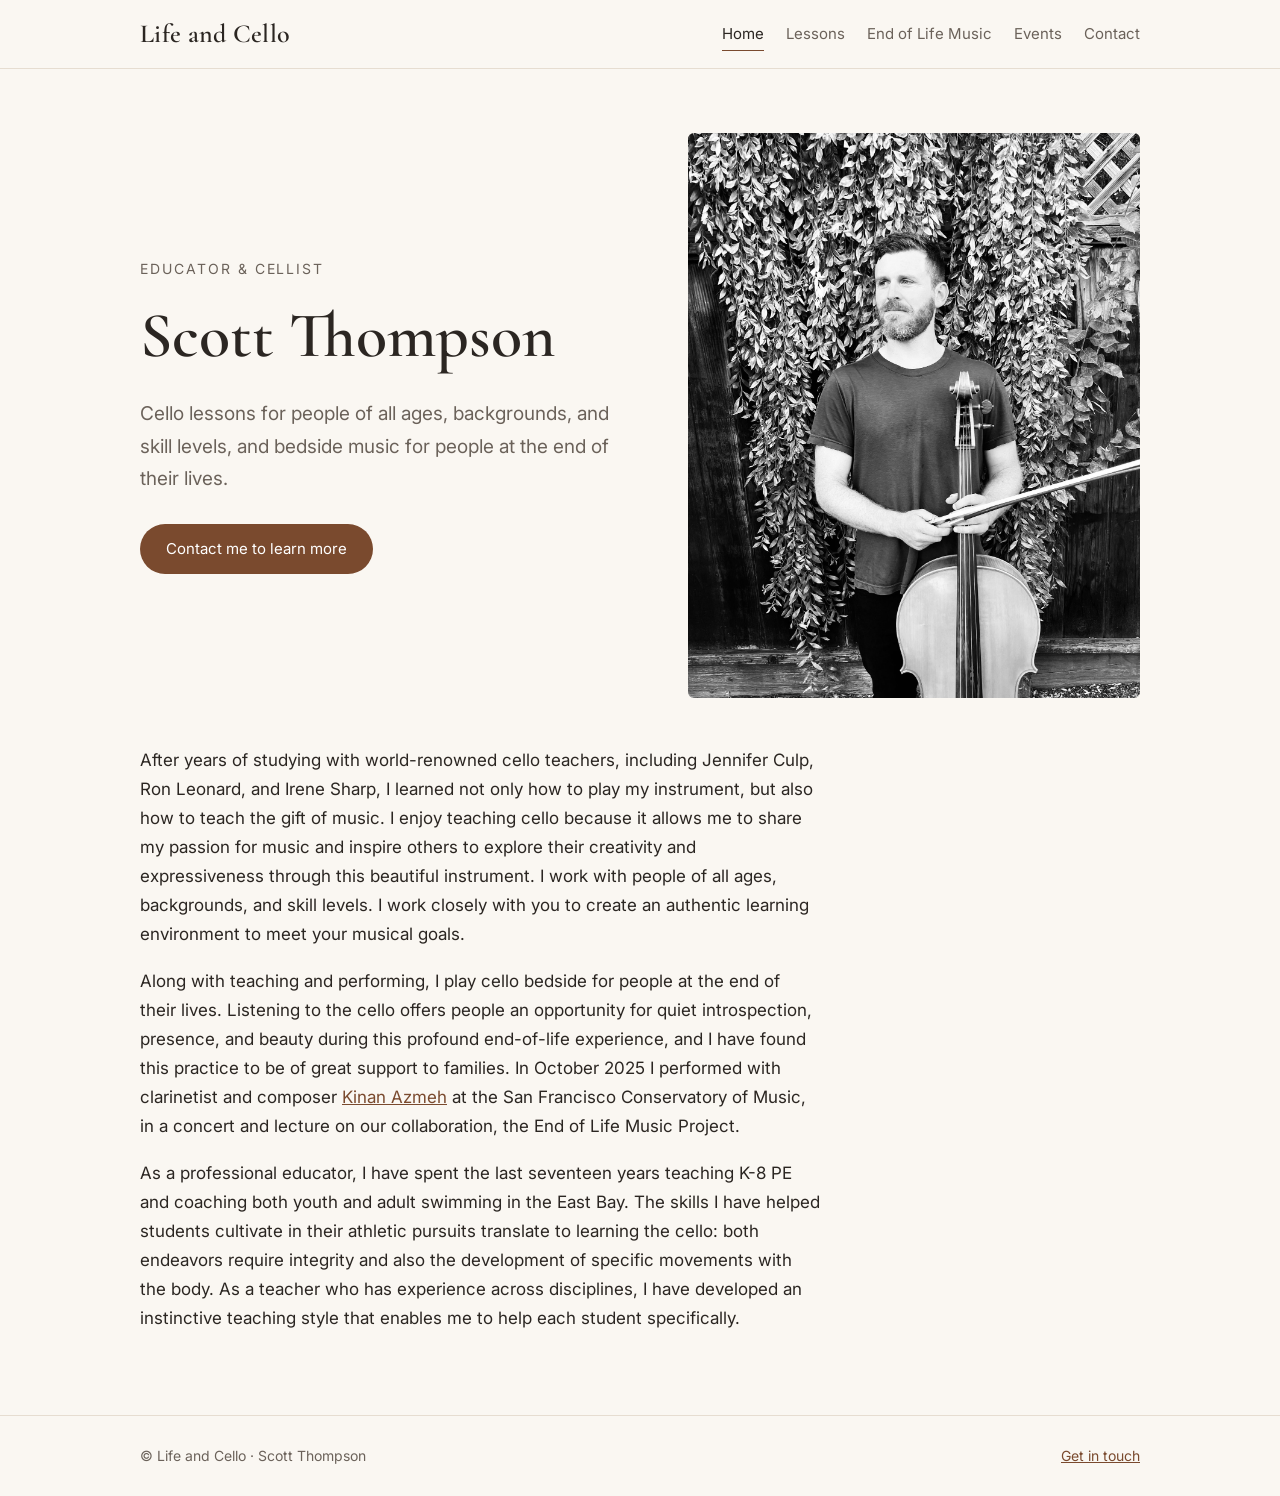
<file: index.html>
<!doctype html>
<html lang="en">
<head>
<meta charset="utf-8">
<meta name="viewport" content="width=device-width,initial-scale=1">
<title>Life and Cello</title>
<meta name="description" content="Cello lessons for all ages and bedside end-of-life cello with Scott Thompson.">
<link rel="preconnect" href="https://fonts.googleapis.com">
<link rel="preconnect" href="https://fonts.gstatic.com" crossorigin>
<link href="https://fonts.googleapis.com/css2?family=Cormorant+Garamond:ital,wght@0,500;0,600;1,500&family=Inter:wght@400;500&display=swap" rel="stylesheet">
<link rel="stylesheet" href="/style.css">
</head>
<body>
<header><div class="wrap"><a class="brand" href="/">Life and Cello</a><nav><a href="/" aria-current="page">Home</a><a href="/lessons/">Lessons</a><a href="/endoflifecello/">End of Life Music</a><a href="/events/">Events</a><a href="/contact/">Contact</a></nav></div></header>
<main class="wrap">
<section class="hero">
<div>
<p class="eyebrow">Educator &amp; Cellist</p>
<h1>Scott Thompson</h1>
<p class="lede">Cello lessons for people of all ages, backgrounds, and skill levels, and bedside music for people at the end of their lives.</p>
<a class="btn" href="/contact/">Contact me to learn more</a>
</div>
<img src="/img/scott-cello.jpg" alt="Scott Thompson with his cello">
</section>
<section class="prose">
<p>After years of studying with world-renowned cello teachers, including Jennifer Culp, Ron Leonard, and Irene Sharp, I learned not only how to play my instrument, but also how to teach the gift of music. I enjoy teaching cello because it allows me to share my passion for music and inspire others to explore their creativity and expressiveness through this beautiful instrument. I work with people of all ages, backgrounds, and skill levels. I work closely with you to create an authentic learning environment to meet your musical goals.</p>
<p>Along with teaching and performing, I play cello bedside for people at the end of their lives. Listening to the cello offers people an opportunity for quiet introspection, presence, and beauty during this profound end-of-life experience, and I have found this practice to be of great support to families. In October 2025 I performed with clarinetist and composer <a href="https://kinanazmeh.com">Kinan Azmeh</a> at the San Francisco Conservatory of Music, in a concert and lecture on our collaboration, the End of Life Music Project.</p>
<p>As a professional educator, I have spent the last seventeen years teaching K-8 PE and coaching both youth and adult swimming in the East Bay. The skills I have helped students cultivate in their athletic pursuits translate to learning the cello: both endeavors require integrity and also the development of specific movements with the body. As a teacher who has experience across disciplines, I have developed an instinctive teaching style that enables me to help each student specifically.</p>
</section>
</main>
<footer><div class="wrap"><span>© Life and Cello · Scott Thompson</span><a href="/contact/">Get in touch</a></div></footer>
</body>
</html>
</file>
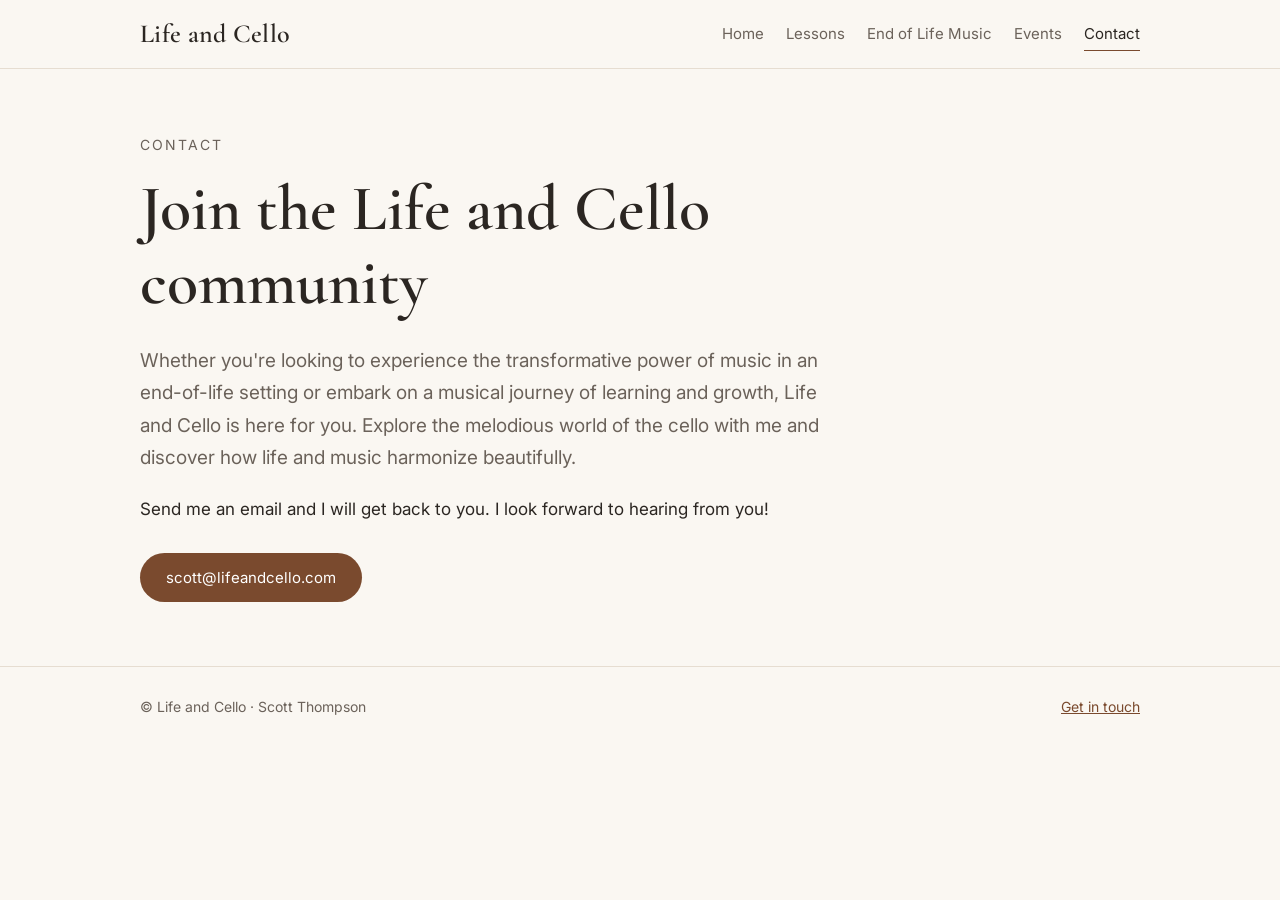
<file: contact/index.html>
<!doctype html>
<html lang="en">
<head>
<meta charset="utf-8">
<meta name="viewport" content="width=device-width,initial-scale=1">
<title>Contact | Life and Cello</title>
<meta name="description" content="Get in touch with Scott Thompson about cello lessons or end-of-life cello.">
<link rel="preconnect" href="https://fonts.googleapis.com">
<link rel="preconnect" href="https://fonts.gstatic.com" crossorigin>
<link href="https://fonts.googleapis.com/css2?family=Cormorant+Garamond:ital,wght@0,500;0,600;1,500&family=Inter:wght@400;500&display=swap" rel="stylesheet">
<link rel="stylesheet" href="/style.css">
</head>
<body>
<header><div class="wrap"><a class="brand" href="/">Life and Cello</a><nav><a href="/">Home</a><a href="/lessons/">Lessons</a><a href="/endoflifecello/">End of Life Music</a><a href="/events/">Events</a><a href="/contact/" aria-current="page">Contact</a></nav></div></header>
<main class="wrap">
<section class="prose" style="padding-top:64px">
<p class="eyebrow">Contact</p>
<h1>Join the Life and Cello community</h1>
<p class="lede">Whether you're looking to experience the transformative power of music in an end-of-life setting or embark on a musical journey of learning and growth, Life and Cello is here for you. Explore the melodious world of the cello with me and discover how life and music harmonize beautifully.</p>
<p>Send me an email and I will get back to you. I look forward to hearing from you!</p>
<a class="btn" href="mailto:scott@lifeandcello.com">scott@lifeandcello.com</a>
</section>
</main>
<footer><div class="wrap"><span>© Life and Cello · Scott Thompson</span><a href="/contact/">Get in touch</a></div></footer>
</body>
</html>
</file>
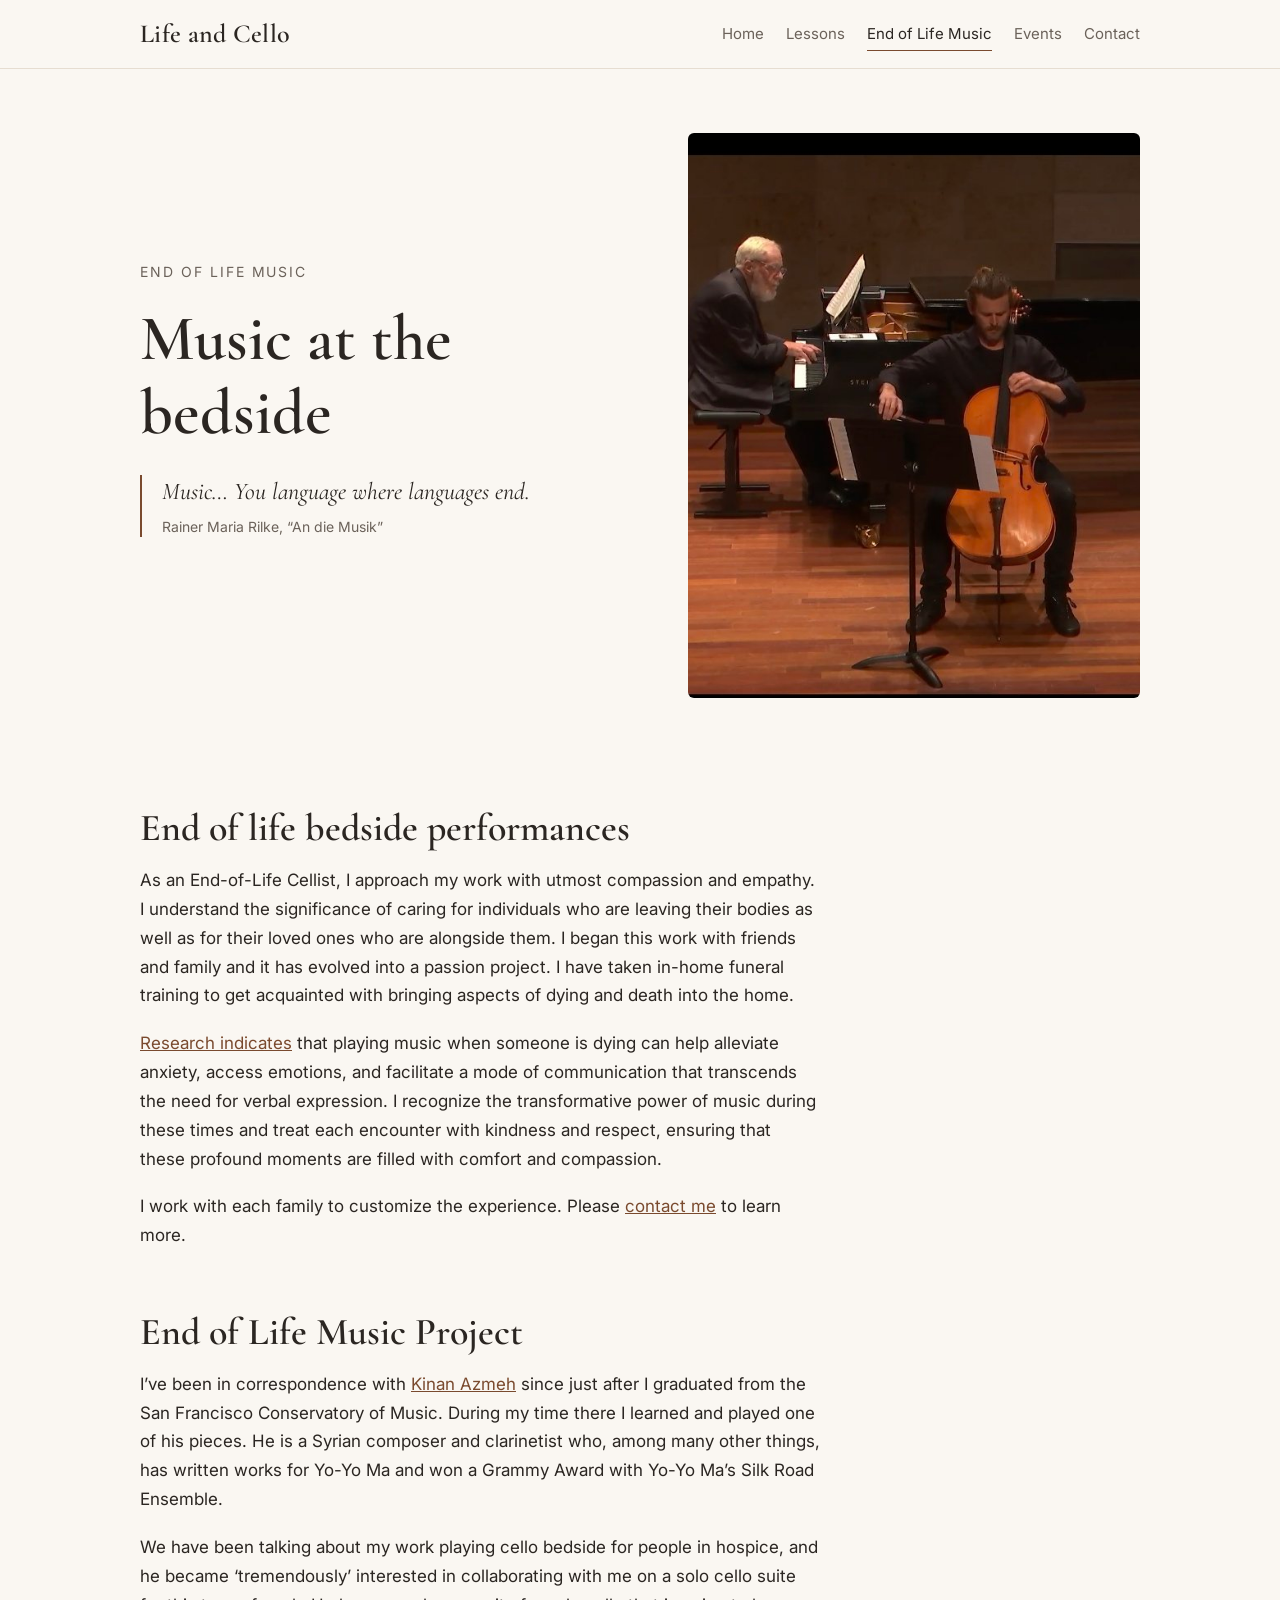
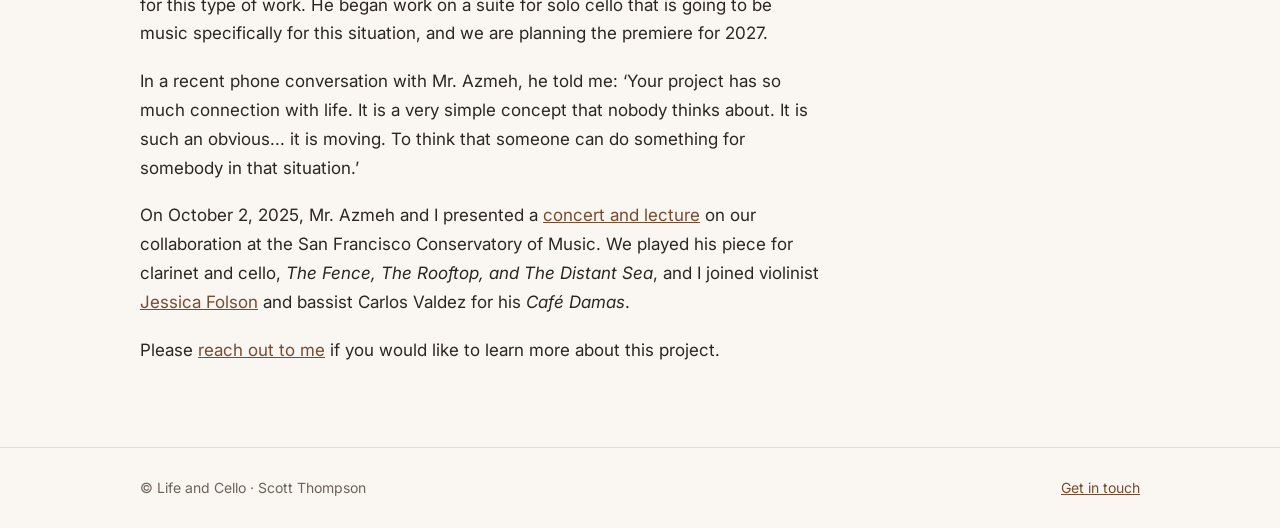
<file: endoflifecello/index.html>
<!doctype html>
<html lang="en">
<head>
<meta charset="utf-8">
<meta name="viewport" content="width=device-width,initial-scale=1">
<title>End of Life Music | Life and Cello</title>
<meta name="description" content="Bedside cello performances for people at the end of life and their families.">
<link rel="preconnect" href="https://fonts.googleapis.com">
<link rel="preconnect" href="https://fonts.gstatic.com" crossorigin>
<link href="https://fonts.googleapis.com/css2?family=Cormorant+Garamond:ital,wght@0,500;0,600;1,500&family=Inter:wght@400;500&display=swap" rel="stylesheet">
<link rel="stylesheet" href="/style.css">
</head>
<body>
<header><div class="wrap"><a class="brand" href="/">Life and Cello</a><nav><a href="/">Home</a><a href="/lessons/">Lessons</a><a href="/endoflifecello/" aria-current="page">End of Life Music</a><a href="/events/">Events</a><a href="/contact/">Contact</a></nav></div></header>
<main class="wrap">
<section class="hero">
<div>
<p class="eyebrow">End of Life Music</p>
<h1>Music at the bedside</h1>
<blockquote>Music… You language where languages end.<cite>Rainer Maria Rilke, “An die Musik”</cite></blockquote>
</div>
<img src="/img/performance.jpg" alt="Scott Thompson performing cello with a pianist">
</section>
<section class="prose">
<h2>End of life bedside performances</h2>
<p>As an End-of-Life Cellist, I approach my work with utmost compassion and empathy. I understand the significance of caring for individuals who are leaving their bodies as well as for their loved ones who are alongside them. I began this work with friends and family and it has evolved into a passion project. I have taken in-home funeral training to get acquainted with bringing aspects of dying and death into the home.</p>
<p><a href="https://juniperpublishers.com/jcmah/pdf/JCMAH.MS.ID.555592.pdf">Research indicates</a> that playing music when someone is dying can help alleviate anxiety, access emotions, and facilitate a mode of communication that transcends the need for verbal expression. I recognize the transformative power of music during these times and treat each encounter with kindness and respect, ensuring that these profound moments are filled with comfort and compassion.</p>
<p>I work with each family to customize the experience. Please <a href="/contact/">contact me</a> to learn more.</p>
<h2>End of Life Music Project</h2>
<p>I’ve been in correspondence with <a href="https://kinanazmeh.com">Kinan Azmeh</a> since just after I graduated from the San Francisco Conservatory of Music. During my time there I learned and played one of his pieces. He is a Syrian composer and clarinetist who, among many other things, has written works for Yo-Yo Ma and won a Grammy Award with Yo-Yo Ma’s Silk Road Ensemble.</p>
<p>We have been talking about my work playing cello bedside for people in hospice, and he became ‘tremendously’ interested in collaborating with me on a solo cello suite for this type of work. He began work on a suite for solo cello that is going to be music specifically for this situation, and we are planning the premiere for 2027.</p>
<p>In a recent phone conversation with Mr. Azmeh, he told me: ‘Your project has so much connection with life. It is a very simple concept that nobody thinks about. It is such an obvious... it is moving. To think that someone can do something for somebody in that situation.’</p>
<p>On October 2, 2025, Mr. Azmeh and I presented a <a href="https://www.sfcm.edu/experience/performances/lecture-performance-end-life-music-kinan-azmeh/20251002">concert and lecture</a> on our collaboration at the San Francisco Conservatory of Music. We played his piece for clarinet and cello, <em>The Fence, The Rooftop, and The Distant Sea</em>, and I joined violinist <a href="https://jessicafolsonviolin.com">Jessica Folson</a> and bassist Carlos Valdez for his <em>Café Damas</em>.</p>
<p>Please <a href="/contact/">reach out to me</a> if you would like to learn more about this project.</p>
</section>
</main>
<footer><div class="wrap"><span>© Life and Cello · Scott Thompson</span><a href="/contact/">Get in touch</a></div></footer>
</body>
</html>
</file>
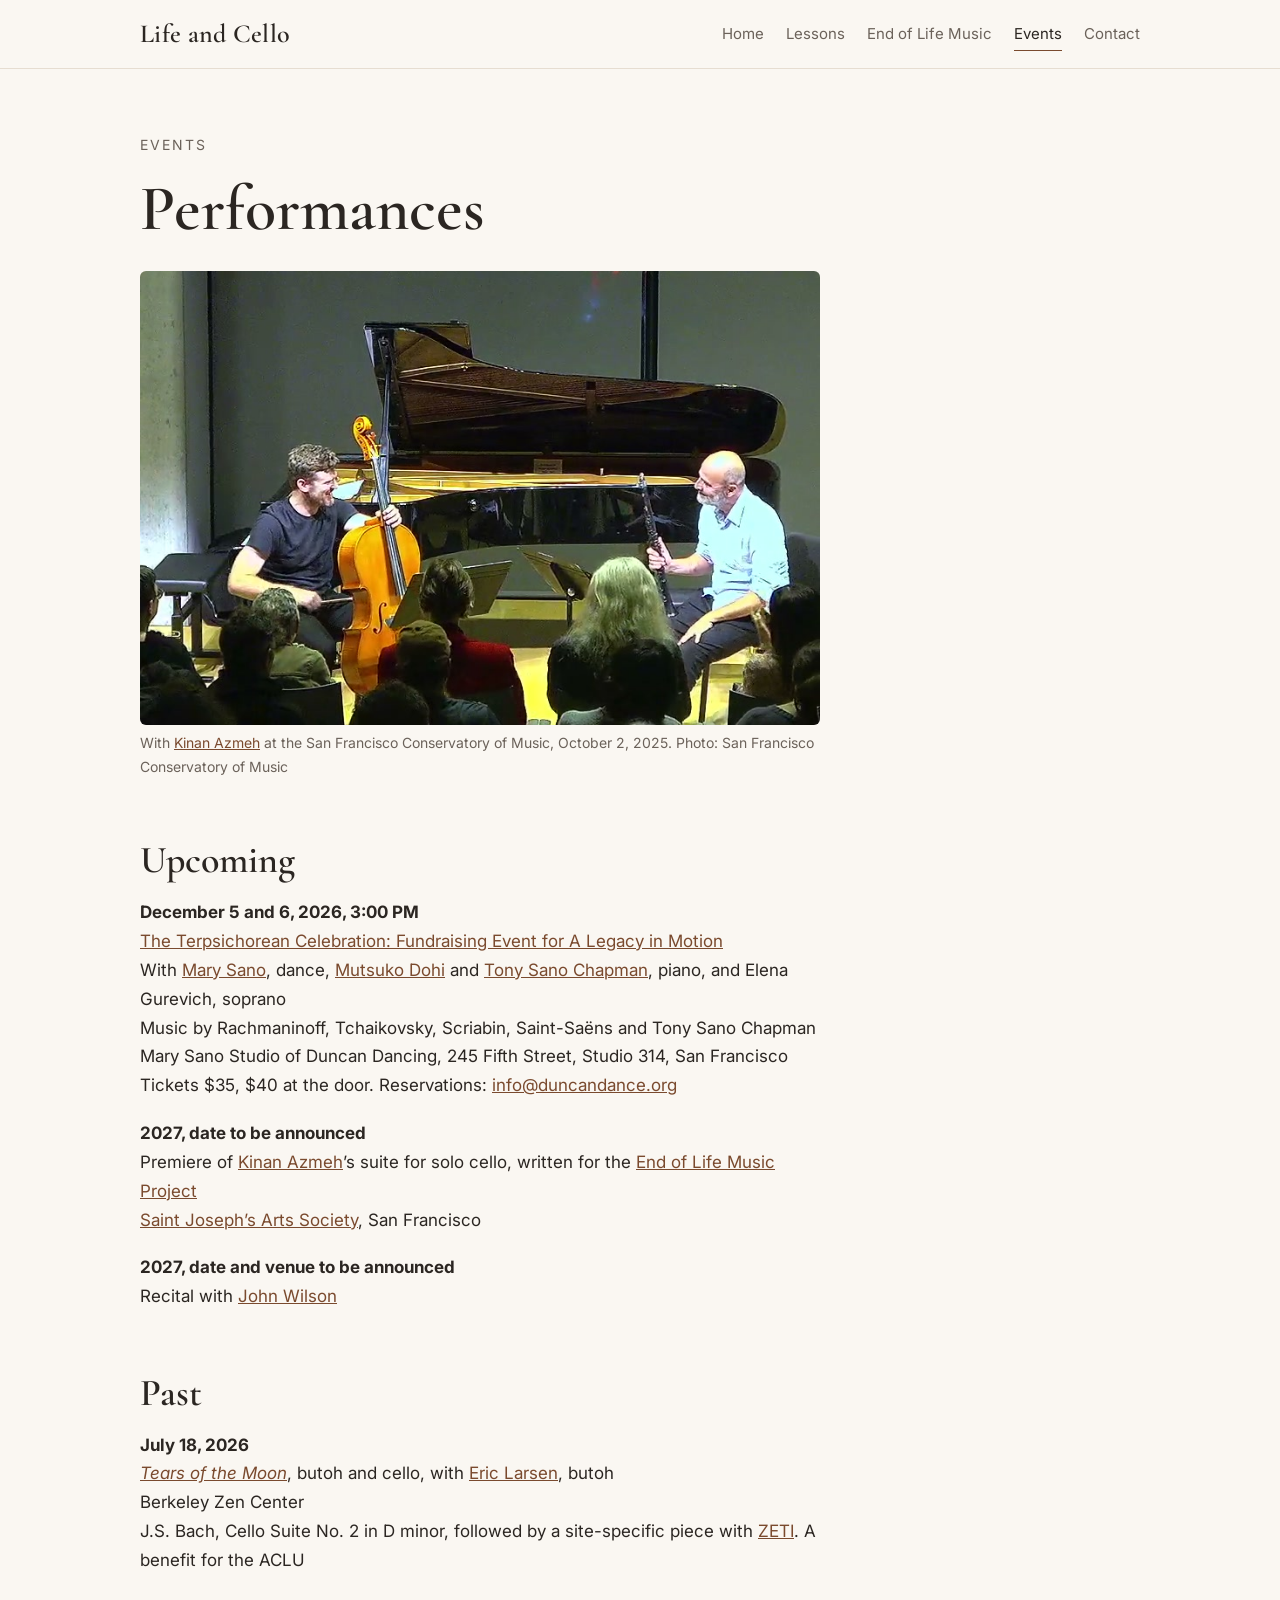
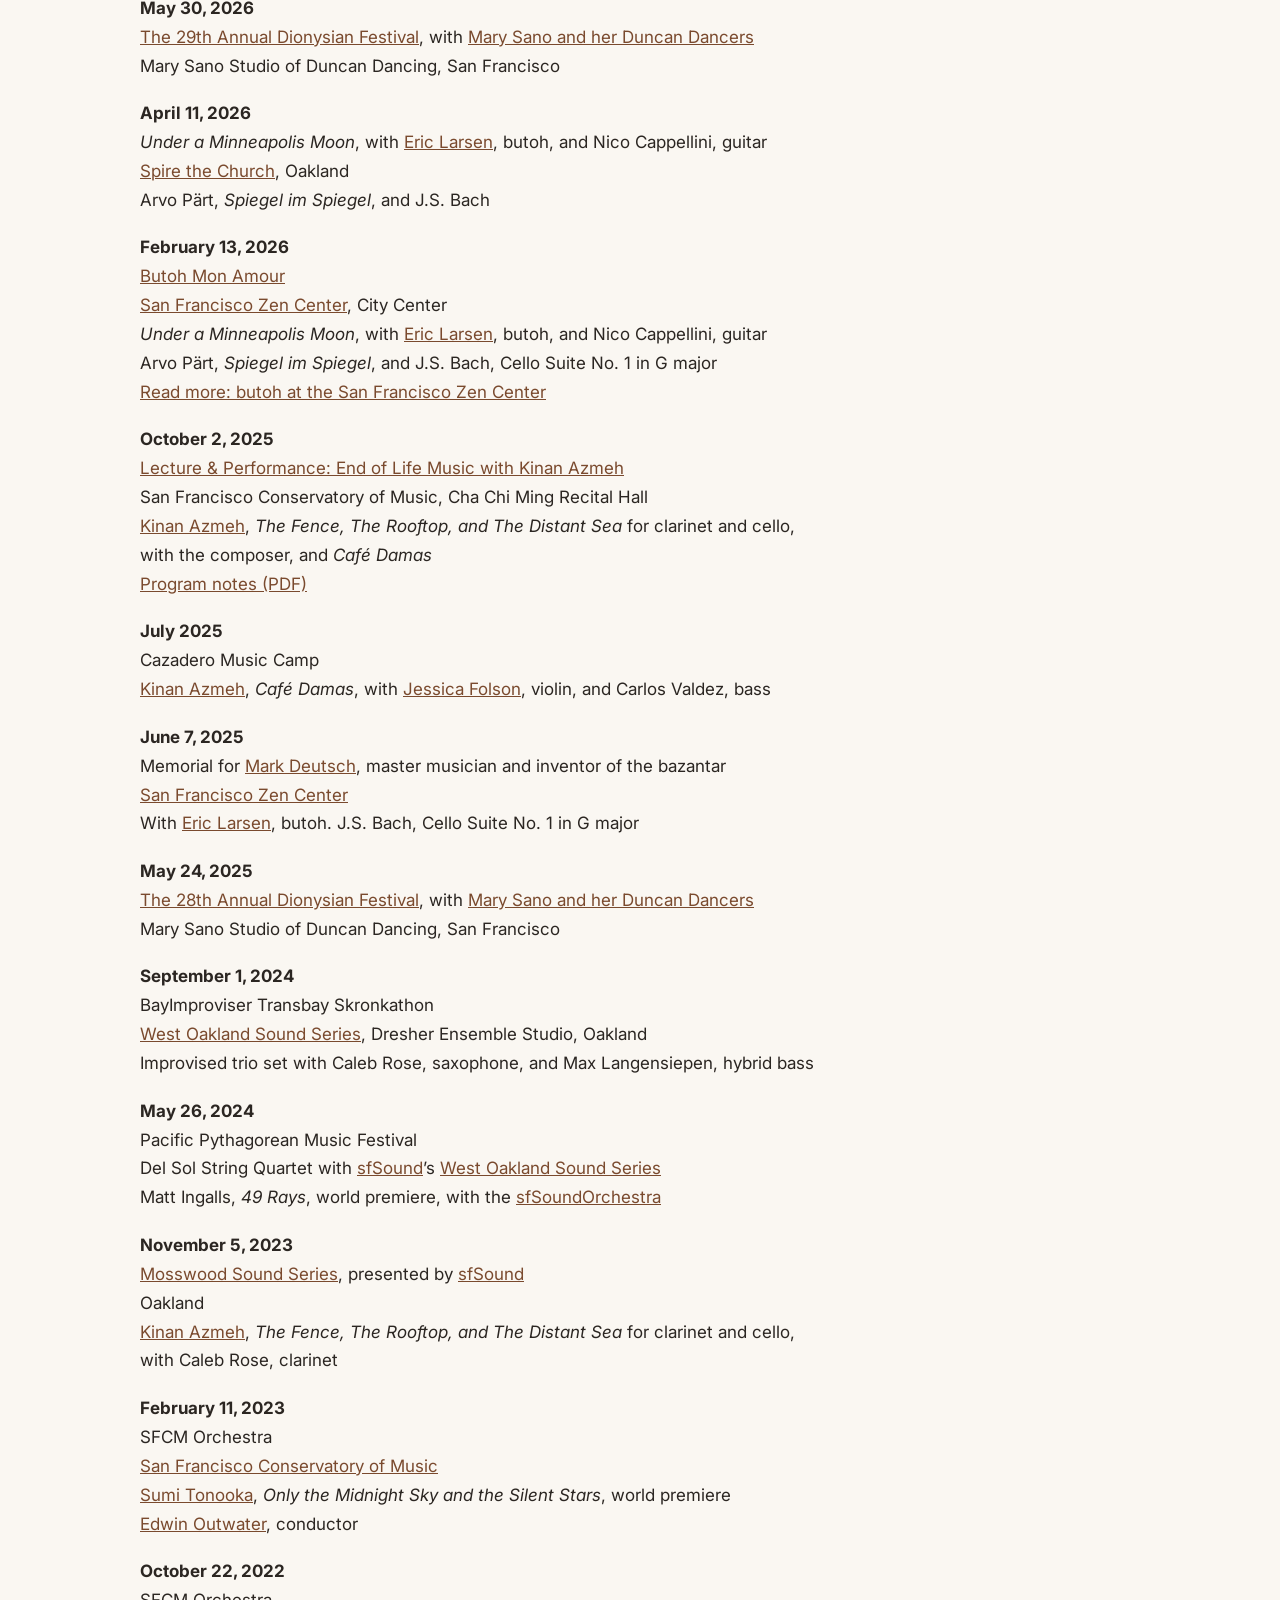
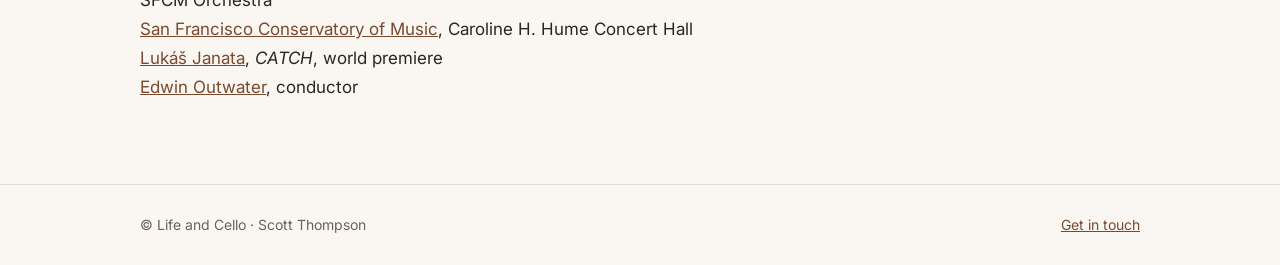
<file: events/index.html>
<!doctype html>
<html lang="en">
<head>
<meta charset="utf-8">
<meta name="viewport" content="width=device-width,initial-scale=1">
<title>Events | Life and Cello</title>
<meta name="description" content="Upcoming and past performances by cellist Scott Thompson.">
<link rel="preconnect" href="https://fonts.googleapis.com">
<link rel="preconnect" href="https://fonts.gstatic.com" crossorigin>
<link href="https://fonts.googleapis.com/css2?family=Cormorant+Garamond:ital,wght@0,500;0,600;1,500&family=Inter:wght@400;500&display=swap" rel="stylesheet">
<link rel="stylesheet" href="/style.css">
</head>
<body>
<header><div class="wrap"><a class="brand" href="/">Life and Cello</a><nav><a href="/">Home</a><a href="/lessons/">Lessons</a><a href="/endoflifecello/">End of Life Music</a><a href="/events/" aria-current="page">Events</a><a href="/contact/">Contact</a></nav></div></header>
<main class="wrap">
<section class="prose" style="padding-top:64px">
<p class="eyebrow">Events</p>
<h1>Performances</h1>
<figure style="margin:0 0 1.6em"><img src="/img/kinan-azmeh-scott-thompson-sfcm-2025.jpg" alt="Scott Thompson with his cello and Kinan Azmeh with his clarinet, laughing on stage" style="border-radius:6px;width:100%"><figcaption style="font-size:14px;color:var(--muted);margin-top:6px">With <a href="https://kinanazmeh.com">Kinan Azmeh</a> at the San Francisco Conservatory of Music, October 2, 2025. Photo: San Francisco Conservatory of Music</figcaption></figure>
<h2>Upcoming</h2>
<p><strong>December 5 and 6, 2026, 3:00 PM</strong><br>
<a href="https://duncandance.org/shows/the-terpsichorean-celebration/">The Terpsichorean Celebration: Fundraising Event for A Legacy in Motion</a><br>
With <a href="https://duncandance.org/biography-of-mary-sano/">Mary Sano</a>, dance, <a href="https://sites.google.com/site/mutsukodohi">Mutsuko Dohi</a> and <a href="https://tonysano.com">Tony Sano Chapman</a>, piano, and Elena Gurevich, soprano<br>
Music by Rachmaninoff, Tchaikovsky, Scriabin, Saint-Saëns and Tony Sano Chapman<br>
Mary Sano Studio of Duncan Dancing, 245 Fifth Street, Studio 314, San Francisco<br>
Tickets $35, $40 at the door. Reservations: <a href="mailto:info@duncandance.org">info@duncandance.org</a></p>
<p><strong>2027, date to be announced</strong><br>
Premiere of <a href="https://kinanazmeh.com">Kinan Azmeh</a>’s suite for solo cello, written for the <a href="/endoflifecello/">End of Life Music Project</a><br>
<a href="https://saintjosephsartssociety.com/">Saint Joseph’s Arts Society</a>, San Francisco</p>
<p><strong>2027, date and venue to be announced</strong><br>
Recital with <a href="https://www.johnwilsonpiano.com/">John Wilson</a></p>
<h2>Past</h2>
<p><strong>July 18, 2026</strong><br>
<a href="https://www.eventbrite.com/e/zeti-eric-larsen-tickets-1989760515264"><em>Tears of the Moon</em></a>, butoh and cello, with <a href="https://www.cuke.com/people/larsen-eric.htm">Eric Larsen</a>, butoh<br>
Berkeley Zen Center<br>
J.S. Bach, Cello Suite No. 2 in D minor, followed by a site-specific piece with <a href="https://www.zetiwave.com">ZETI</a>. A benefit for the ACLU</p>
<p><strong>May 30, 2026</strong><br>
<a href="https://duncandance.org/shows/the-29th-annual-dionysian-festival-celebrating-the-149th-anniversary-of-isadora-duncans-birth/">The 29th Annual Dionysian Festival</a>, with <a href="https://duncandance.org/">Mary Sano and her Duncan Dancers</a><br>
Mary Sano Studio of Duncan Dancing, San Francisco</p>
<p><strong>April 11, 2026</strong><br>
<em>Under a Minneapolis Moon</em>, with <a href="https://www.cuke.com/people/larsen-eric.htm">Eric Larsen</a>, butoh, and Nico Cappellini, guitar<br>
<a href="https://www.spirethechurch.com/">Spire the Church</a>, Oakland<br>
Arvo Pärt, <em>Spiegel im Spiegel</em>, and J.S. Bach</p>
<p><strong>February 13, 2026</strong><br>
<a href="https://web.archive.org/web/20260209020545/https://www.sfzc.org/calendar/events/city-center/butoh-mon-amour-cc-213-214">Butoh Mon Amour</a><br>
<a href="https://www.sfzc.org/">San Francisco Zen Center</a>, City Center<br>
<em>Under a Minneapolis Moon</em>, with <a href="https://www.cuke.com/people/larsen-eric.htm">Eric Larsen</a>, butoh, and Nico Cappellini, guitar<br>
Arvo Pärt, <em>Spiegel im Spiegel</em>, and J.S. Bach, Cello Suite No. 1 in G major<br>
<a href="https://blogs.sfzc.org/blog/2024/07/23/kevin-starbard-brings-butoh-to-san-francisco-zen-center/">Read more: butoh at the San Francisco Zen Center</a></p>
<p><strong>October 2, 2025</strong><br>
<a href="https://www.sfcm.edu/experience/performances/lecture-performance-end-life-music-kinan-azmeh/20251002">Lecture &amp; Performance: End of Life Music with Kinan Azmeh</a><br>
San Francisco Conservatory of Music, Cha Chi Ming Recital Hall<br>
<a href="https://kinanazmeh.com">Kinan Azmeh</a>, <em>The Fence, The Rooftop, and The Distant Sea</em> for clarinet and cello, with the composer, and <em>Café Damas</em><br>
<a href="/events/end-of-life-music-program-2025-10-02.pdf">Program notes (PDF)</a></p>
<p><strong>July 2025</strong><br>
Cazadero Music Camp<br>
<a href="https://kinanazmeh.com">Kinan Azmeh</a>, <em>Café Damas</em>, with <a href="https://jessicafolsonviolin.com">Jessica Folson</a>, violin, and Carlos Valdez, bass</p>
<p><strong>June 7, 2025</strong><br>
Memorial for <a href="https://bazantar.com">Mark Deutsch</a>, master musician and inventor of the bazantar<br>
<a href="https://www.sfzc.org/">San Francisco Zen Center</a><br>
With <a href="https://www.cuke.com/people/larsen-eric.htm">Eric Larsen</a>, butoh. J.S. Bach, Cello Suite No. 1 in G major</p>
<p><strong>May 24, 2025</strong><br>
<a href="https://duncandance.org/wp-content/uploads/2023/03/DionysianFesPressRelease-Flyer-20251.pdf">The 28th Annual Dionysian Festival</a>, with <a href="https://duncandance.org/">Mary Sano and her Duncan Dancers</a><br>
Mary Sano Studio of Duncan Dancing, San Francisco</p>
<p><strong>September 1, 2024</strong><br>
BayImproviser Transbay Skronkathon<br>
<a href="http://sfsound.org/series/">West Oakland Sound Series</a>, Dresher Ensemble Studio, Oakland<br>
Improvised trio set with Caleb Rose, saxophone, and Max Langensiepen, hybrid bass</p>
<p><strong>May 26, 2024</strong><br>
Pacific Pythagorean Music Festival<br>
Del Sol String Quartet with <a href="http://sfsound.org/">sfSound</a>’s <a href="http://sfsound.org/series/">West Oakland Sound Series</a><br>
Matt Ingalls, <em>49 Rays</em>, world premiere, with the <a href="http://sfsound.org/">sfSoundOrchestra</a></p>
<p><strong>November 5, 2023</strong><br>
<a href="http://sfsound.org/series/">Mosswood Sound Series</a>, presented by <a href="http://sfsound.org/">sfSound</a><br>
Oakland<br>
<a href="https://kinanazmeh.com">Kinan Azmeh</a>, <em>The Fence, The Rooftop, and The Distant Sea</em> for clarinet and cello, with Caleb Rose, clarinet</p>
<p><strong>February 11, 2023</strong><br>
SFCM Orchestra<br>
<a href="https://sfcm.edu/">San Francisco Conservatory of Music</a><br>
<a href="https://sumitonooka.com/">Sumi Tonooka</a>, <em>Only the Midnight Sky and the Silent Stars</em>, world premiere<br>
<a href="https://www.edwinoutwater.com/">Edwin Outwater</a>, conductor</p>
<p><strong>October 22, 2022</strong><br>
SFCM Orchestra<br>
<a href="https://sfcm.edu/">San Francisco Conservatory of Music</a>, Caroline H. Hume Concert Hall<br>
<a href="https://www.lukasjanata.cz/">Lukáš Janata</a>, <em>CATCH</em>, world premiere<br>
<a href="https://www.edwinoutwater.com/">Edwin Outwater</a>, conductor</p>
</section>
</main>
<footer><div class="wrap"><span>© Life and Cello · Scott Thompson</span><a href="/contact/">Get in touch</a></div></footer>
</body>
</html>
</file>
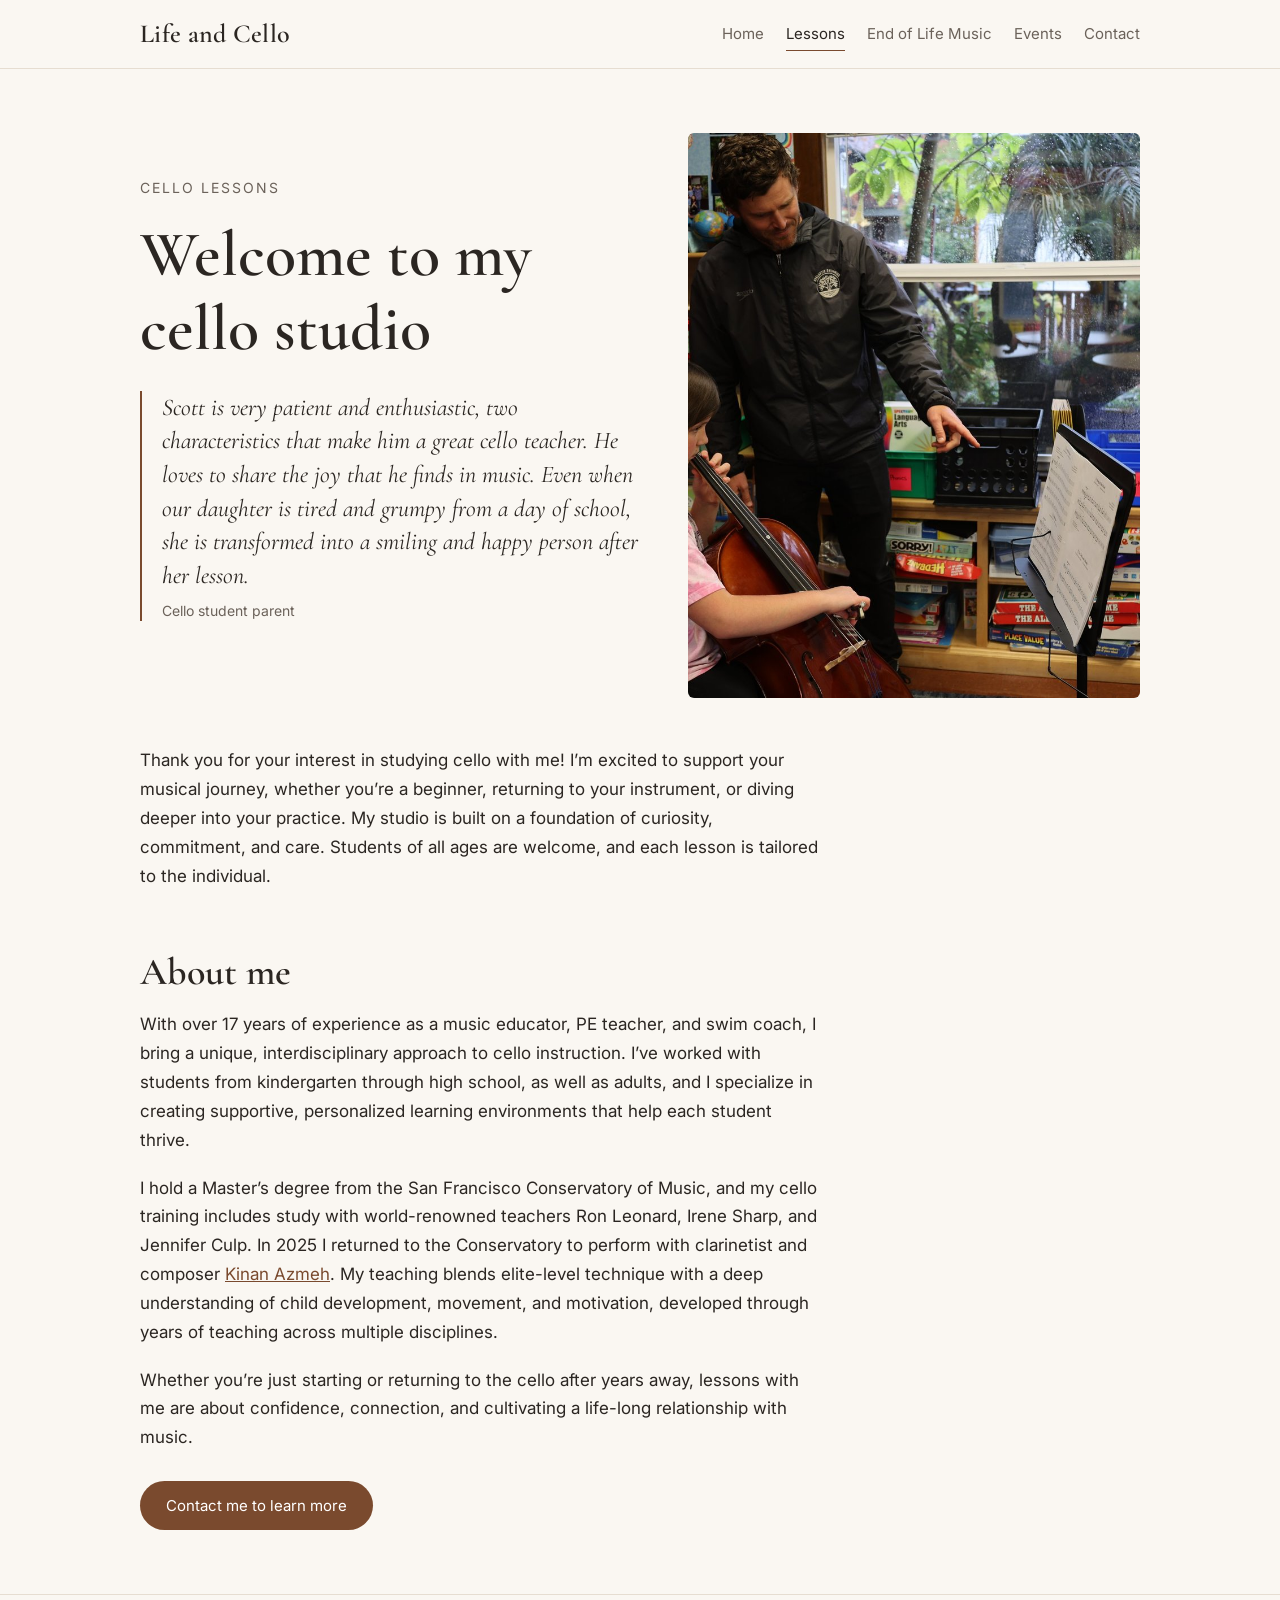
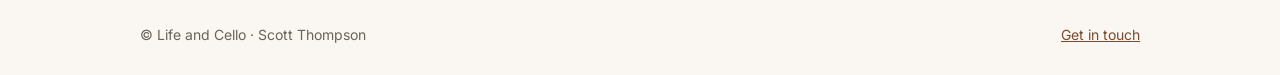
<file: lessons/index.html>
<!doctype html>
<html lang="en">
<head>
<meta charset="utf-8">
<meta name="viewport" content="width=device-width,initial-scale=1">
<title>Lessons | Life and Cello</title>
<meta name="description" content="Cello lessons for beginners, returning players, and advanced students of all ages.">
<link rel="preconnect" href="https://fonts.googleapis.com">
<link rel="preconnect" href="https://fonts.gstatic.com" crossorigin>
<link href="https://fonts.googleapis.com/css2?family=Cormorant+Garamond:ital,wght@0,500;0,600;1,500&family=Inter:wght@400;500&display=swap" rel="stylesheet">
<link rel="stylesheet" href="/style.css">
</head>
<body>
<header><div class="wrap"><a class="brand" href="/">Life and Cello</a><nav><a href="/">Home</a><a href="/lessons/" aria-current="page">Lessons</a><a href="/endoflifecello/">End of Life Music</a><a href="/events/">Events</a><a href="/contact/">Contact</a></nav></div></header>
<main class="wrap">
<section class="hero">
<div>
<p class="eyebrow">Cello Lessons</p>
<h1>Welcome to my cello studio</h1>
<blockquote>Scott is very patient and enthusiastic, two characteristics that make him a great cello teacher. He loves to share the joy that he finds in music. Even when our daughter is tired and grumpy from a day of school, she is transformed into a smiling and happy person after her lesson.<cite>Cello student parent</cite></blockquote>
</div>
<img src="/img/lessons.jpg" alt="Scott Thompson playing cello">
</section>
<section class="prose">
<p>Thank you for your interest in studying cello with me! I’m excited to support your musical journey, whether you’re a beginner, returning to your instrument, or diving deeper into your practice. My studio is built on a foundation of curiosity, commitment, and care. Students of all ages are welcome, and each lesson is tailored to the individual.</p>
<h2>About me</h2>
<p>With over 17 years of experience as a music educator, PE teacher, and swim coach, I bring a unique, interdisciplinary approach to cello instruction. I’ve worked with students from kindergarten through high school, as well as adults, and I specialize in creating supportive, personalized learning environments that help each student thrive.</p>
<p>I hold a Master’s degree from the San Francisco Conservatory of Music, and my cello training includes study with world-renowned teachers Ron Leonard, Irene Sharp, and Jennifer Culp. In 2025 I returned to the Conservatory to perform with clarinetist and composer <a href="https://kinanazmeh.com">Kinan Azmeh</a>. My teaching blends elite-level technique with a deep understanding of child development, movement, and motivation, developed through years of teaching across multiple disciplines.</p>
<p>Whether you’re just starting or returning to the cello after years away, lessons with me are about confidence, connection, and cultivating a life-long relationship with music.</p>
<a class="btn" href="/contact/">Contact me to learn more</a>
</section>
</main>
<footer><div class="wrap"><span>© Life and Cello · Scott Thompson</span><a href="/contact/">Get in touch</a></div></footer>
</body>
</html>
</file>
<file: style.css>
:root{
  --bg:#faf7f2; --ink:#2b2622; --muted:#6b625a; --accent:#7a4a2e; --line:#e6ddd1; --card:#fff;
  --serif:"Cormorant Garamond",Georgia,serif; --sans:"Inter",system-ui,-apple-system,sans-serif;
}
*{box-sizing:border-box}
html{-webkit-text-size-adjust:100%}
body{margin:0;background:var(--bg);color:var(--ink);font:17px/1.7 var(--sans)}
img{max-width:100%;display:block}
a{color:var(--accent)}
.wrap{max-width:1040px;margin:0 auto;padding:0 20px}

header{border-bottom:1px solid var(--line);background:var(--bg);position:sticky;top:0;z-index:5}
header .wrap{display:flex;align-items:center;justify-content:space-between;gap:16px;min-height:68px;flex-wrap:wrap}
.brand{font:600 26px/1 var(--serif);color:var(--ink);text-decoration:none;letter-spacing:.3px}
nav{display:flex;gap:22px;flex-wrap:wrap}
nav a{color:var(--muted);text-decoration:none;font-size:15px;padding:4px 0;border-bottom:1px solid transparent}
nav a:hover,nav a[aria-current]{color:var(--ink);border-bottom-color:var(--accent)}

h1,h2,h3{font-family:var(--serif);font-weight:600;line-height:1.15;margin:0 0 .4em}
h1{font-size:clamp(40px,6vw,64px)}
h2{font-size:clamp(28px,4vw,38px);margin-top:1.6em}
.eyebrow{font-size:14px;letter-spacing:.14em;text-transform:uppercase;color:var(--muted);margin:0 0 18px}

.hero{display:grid;grid-template-columns:1.05fr .95fr;gap:48px;align-items:center;padding:64px 0 40px}
.hero img{border-radius:6px;aspect-ratio:4/5;object-fit:cover;width:100%}
.lede{font-size:19px;color:var(--muted)}
.btn{display:inline-block;background:var(--accent);color:#fff;text-decoration:none;padding:12px 26px;border-radius:999px;font-size:15px;margin-top:10px}
.btn:hover{filter:brightness(1.1)}

.prose{max-width:680px;padding:8px 0 64px}
.prose p{margin:0 0 1.1em}
blockquote{margin:0 0 1.4em;padding:0 0 0 20px;border-left:2px solid var(--accent);font:italic 24px/1.4 var(--serif);color:var(--ink)}
blockquote cite{display:block;font:normal 14px/1.5 var(--sans);color:var(--muted);margin-top:8px}

footer{border-top:1px solid var(--line);padding:28px 0;color:var(--muted);font-size:14px}
footer .wrap{display:flex;justify-content:space-between;gap:12px;flex-wrap:wrap}

@media (max-width:760px){
  .hero{grid-template-columns:1fr;gap:28px;padding:36px 0 20px}
  .hero img{aspect-ratio:4/3}
  nav{gap:16px}
}
</file>
